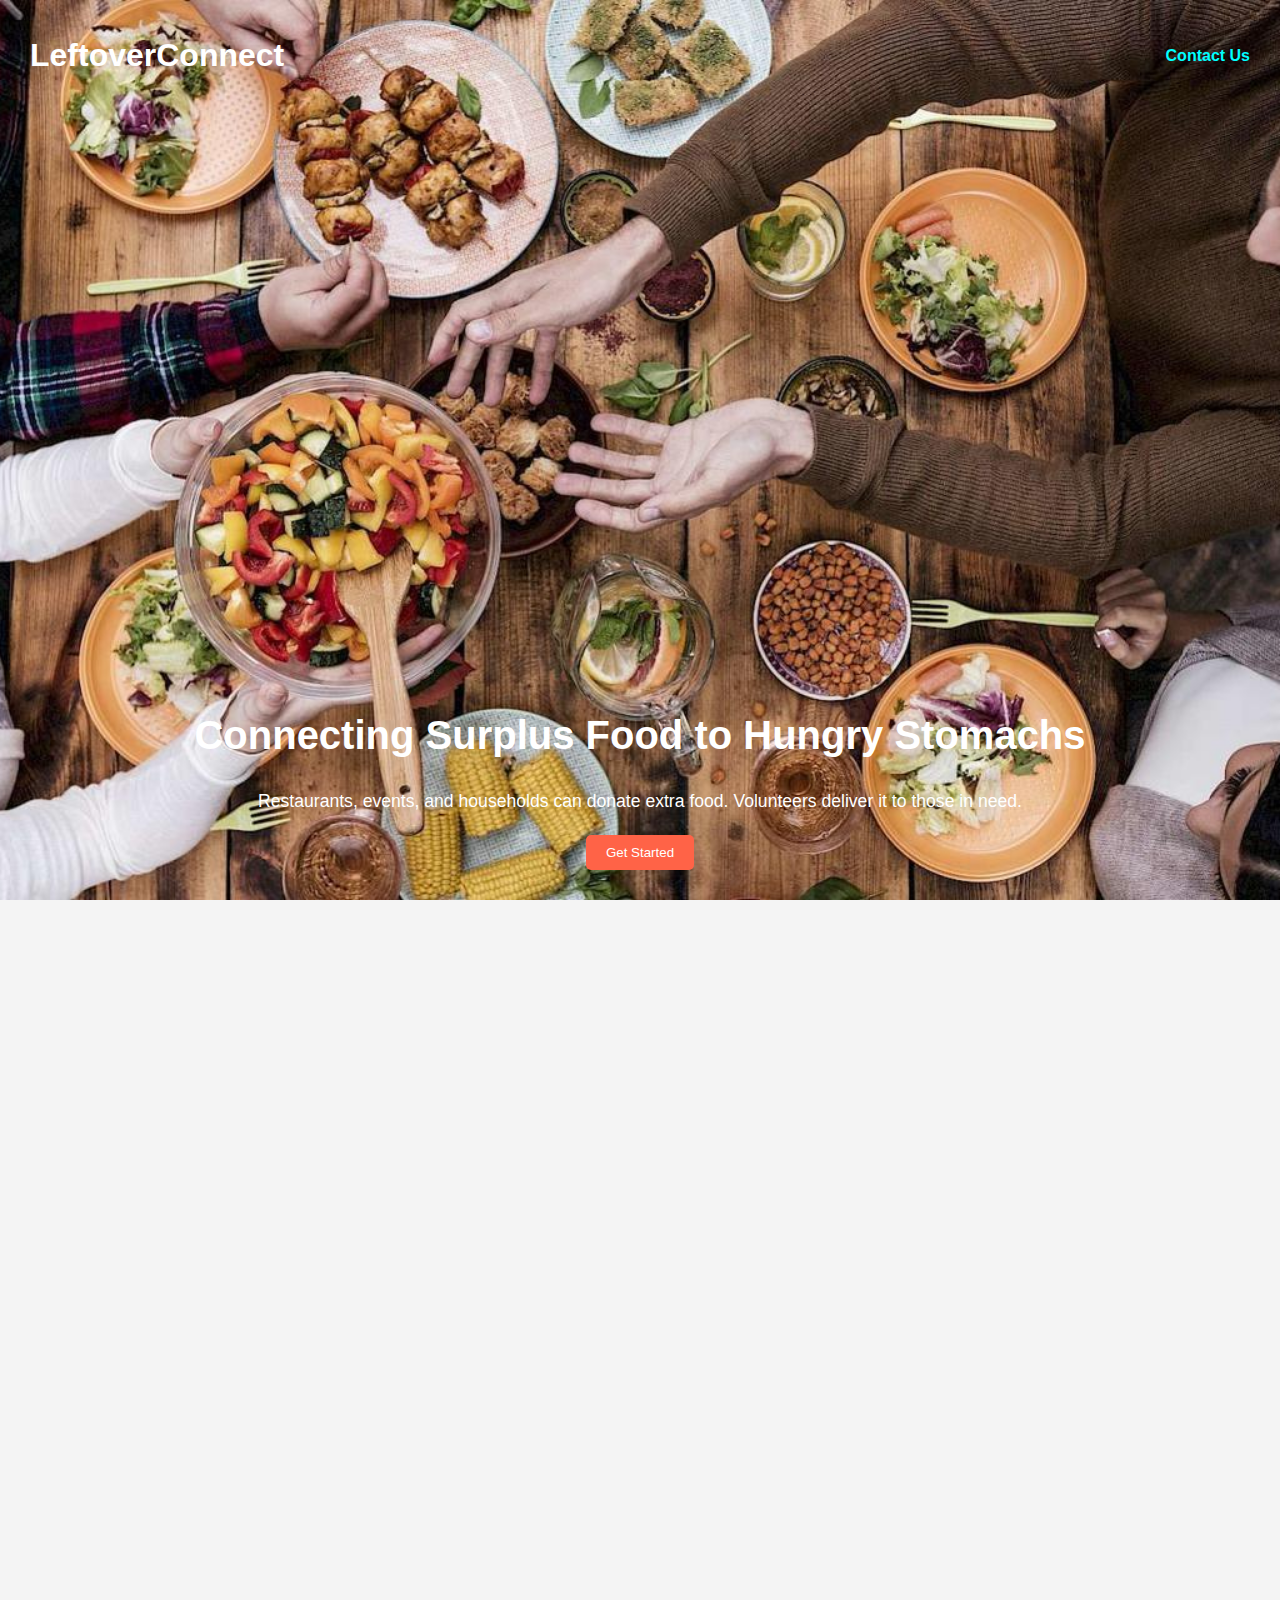
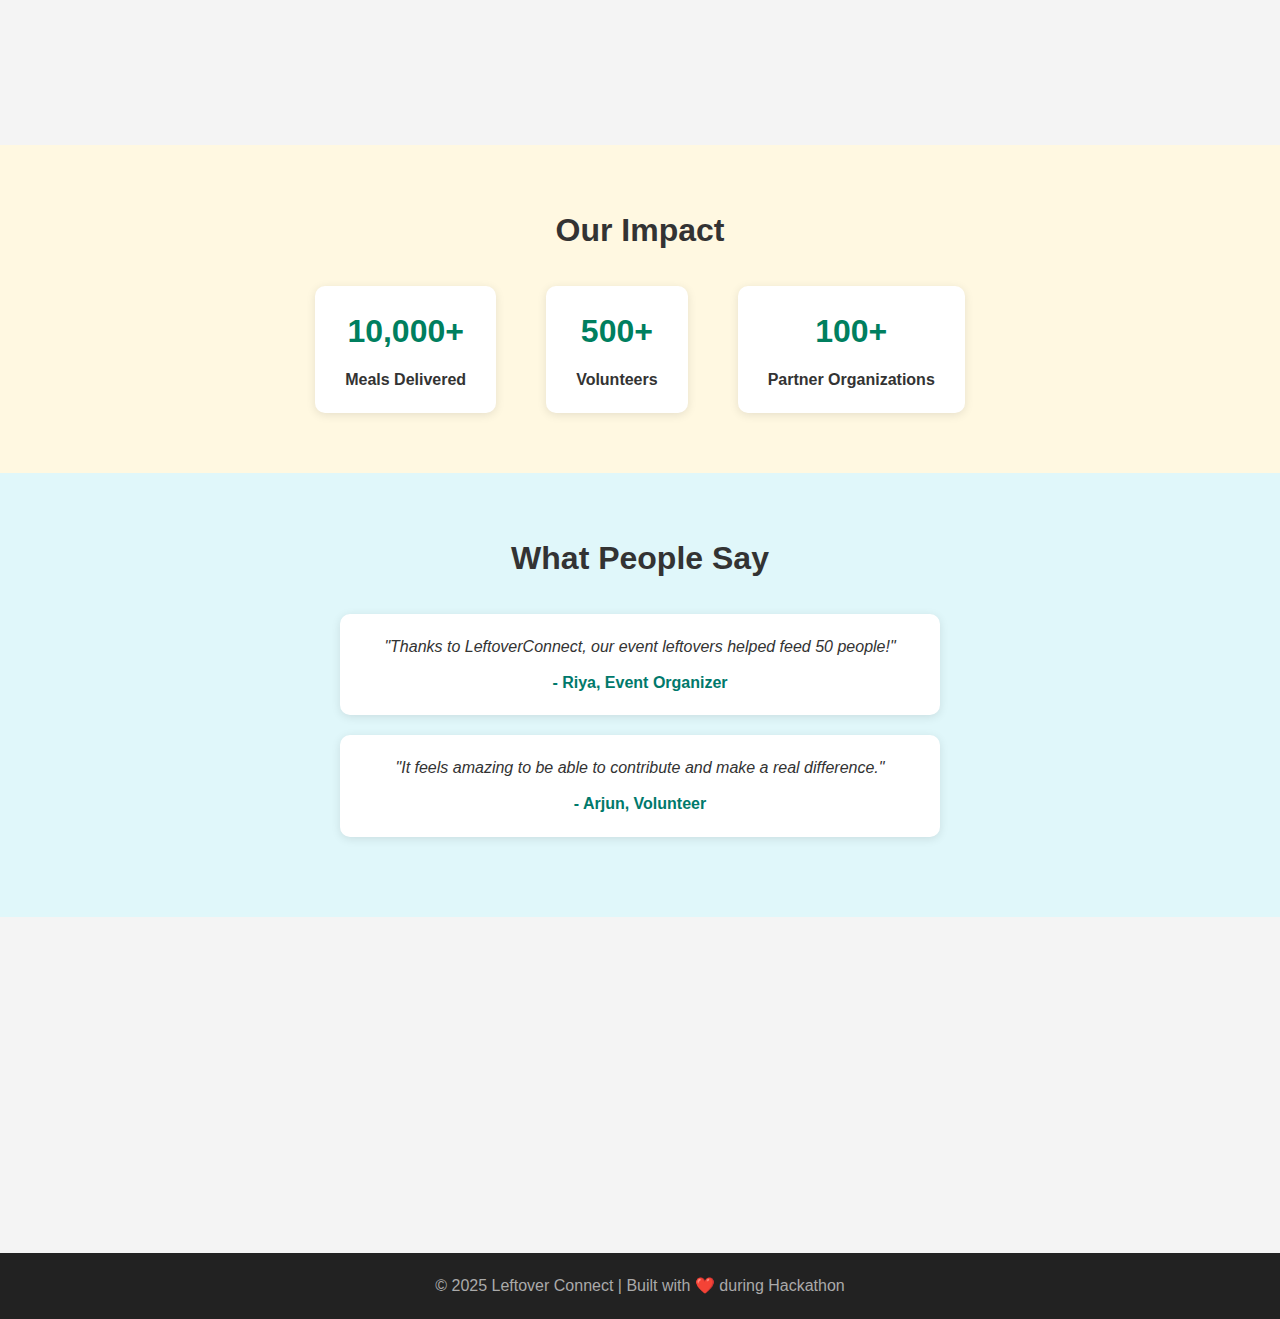
<file: Food Quality and Hunger/Home Page/index.html>
<!DOCTYPE html>
<html lang="en">
<head>
  <meta charset="UTF-8" />
  <meta name="viewport" content="width=device-width, initial-scale=1.0"/>
  <title>Leftover Connect</title>
  <link rel="stylesheet" href="style.css" />
</head>
<body>
  <header class="hero">
    <nav>
      <h1>LeftoverConnect</h1>
      <a href="Feedback Page/feedback.html">Contact Us</a>
    </nav>
    <div class="hero-text">
      <h2>Connecting Surplus Food to Hungry Stomachs</h2>
      <p>Restaurants, events, and households can donate extra food. Volunteers deliver it to those in need.</p>
      <div class="cta">
        <a href="Login and Sign-up Page/login.html"><button>Get Started</button></a>
      </div>
    </div>
  </header>

  <!-- How It Works -->
  <section class="info">
    <div class="text">
      <h3>Step 1: Share Your Surplus</h3>
      <p>Restaurants and households can post leftover food with just a click.</p>
    </div>
    <img src="share-food.jpeg" alt="Share food">
  </section>

  <section class="info reverse">
    <img src="pickup.jpeg" alt="Pickup food">
    <div class="text">
      <h3>Step 2: Verified Volunteers</h3>
      <p>NGOs and verified users pick up food based on location and freshness timer.</p>
    </div>
  </section>

  <section class="info">
    <div class="text">
      <h3>Step 3: Responsible Delivery</h3>
      <p>Food is delivered to shelters, food banks, and those in need — safely and promptly.</p>
    </div>
    <img src="delivery.jpeg" alt="Food delivery">
  </section>

  <!-- Impact Section -->
  <section class="impact">
    <h2>Our Impact</h2>
    <div class="stats">
      <div>
        <h3>10,000+</h3>
        <p>Meals Delivered</p>
      </div>
      <div>
        <h3>500+</h3>
        <p>Volunteers</p>
      </div>
      <div>
        <h3>100+</h3>
        <p>Partner Organizations</p>
      </div>
    </div>
  </section>

  <!-- Testimonials -->
  <section class="testimonials">
    <h2>What People Say</h2>
    <div class="testimonial">
      <p>"Thanks to LeftoverConnect, our event leftovers helped feed 50 people!"</p>
      <span>- Riya, Event Organizer</span>
    </div>
    <div class="testimonial">
      <p>"It feels amazing to be able to contribute and make a real difference."</p>
      <span>- Arjun, Volunteer</span>
    </div>
  </section>

  <!-- FAQ -->
  <section class="faq">
    <h2>FAQs</h2>
    <button class="collapsible">What is Leftover Connect?</button>
    <div class="content">
      <p>A web platform that connects leftover food with people who need it. Simple, safe, effective.</p>
    </div>
    <button class="collapsible">How does pickup work?</button>
    <div class="content">
      <p>Verified users get notified of food nearby. They accept, pick up, and distribute responsibly.</p>
    </div>
    <button class="collapsible">How to become a volunteer?</button>
    <div class="content">
      <p>Just sign up with your email and go through our quick verification process to start helping.</p>
    </div>
  </section>

  <!-- Footer -->
  <footer>
    <p>© 2025 Leftover Connect | Built with ❤️ during Hackathon</p>
  </footer>

  <script src="script.js"></script>
</body>
</html>
</file>
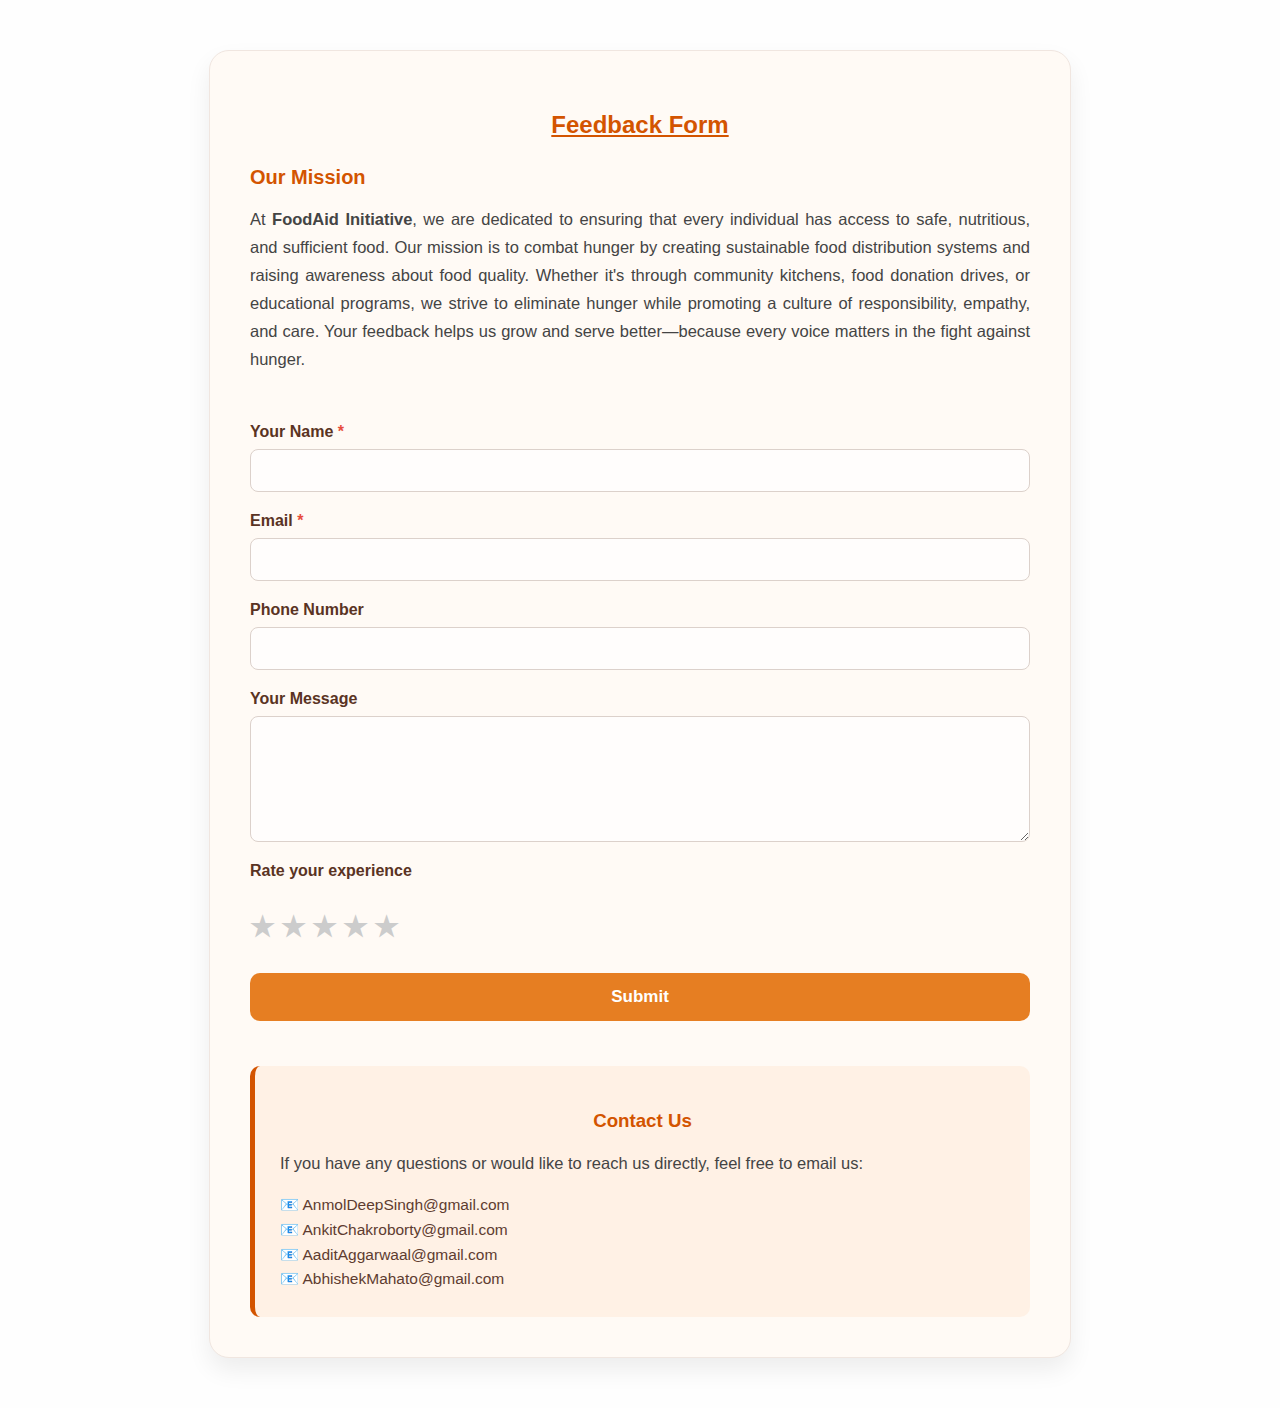
<file: Food Quality and Hunger/Feedback Page/feedback.html>
<!DOCTYPE html>
<html lang="en">
<head>
  <meta charset="UTF-8">
  <title>Feedback - Food Quality & Hunger</title>
  <style>
    body {
      font-family: 'Segoe UI', sans-serif;
      margin: 0;
      padding: 0;
      background: #fefefe;
      color: #2e2e2e;
    }
  
    .container {
      max-width: 780px;
      margin: 50px auto;
      padding: 40px;
      background: #fffaf5;
      border-radius: 20px;
      box-shadow: 0 12px 24px rgba(0, 0, 0, 0.07);
      border: 1px solid #f0e6e0;
      animation: slideIn 0.8s ease-in-out;
    }
  
    @keyframes slideIn {
      from { opacity: 0; transform: translateY(20px); }
      to { opacity: 1; transform: translateY(0); }
    }
  
    h2, h3 {
      color: #d35400;
      text-align: center;
      margin-bottom: 12px;
    }
    h4{
                font-size: 20px;
                color: #d35400;
                text-align: left;
                margin-bottom: 10px;
        }
  
    p {
      text-align: justify;
      font-size: 16.5px;
      line-height: 1.7;
      color: #444;
    }
  
    form {
      display: flex;
      flex-direction: column;
    }
  
    label {
      margin-top: 20px;
      font-weight: bold;
      color: #5a3323;
    }
  
    label span {
      color: #e74c3c;
    }
  
    input, textarea, select {
      padding: 12px 14px;
      margin-top: 8px;
      border-radius: 8px;
      border: 1px solid #dcd1cb;
      font-size: 15px;
      background: #fffdfc;
      transition: all 0.3s ease;
    }
  
    input:focus, textarea:focus {
      border-color: #d35400;
      outline: none;
      box-shadow: 0 0 5px rgba(211, 84, 0, 0.2);
    }
  
    textarea {
      resize: vertical;
      min-height: 100px;
    }
  
    button {
      margin-top: 30px;
      padding: 14px;
      background-color: #e67e22;
      color: white;
      font-size: 17px;
      font-weight: bold;
      border: none;
      border-radius: 10px;
      cursor: pointer;
      transition: background-color 0.3s ease;
    }
  
    button:hover {
      background-color: #ca6110;
    }
  
    .contact-info {
      margin-top: 45px;
      background: #fff1e5;
      padding: 25px;
      border-left: 5px solid #d35400;
      border-radius: 10px;
    }
  
    .email-list {
      margin-top: 10px;
      font-size: 15.5px;
      line-height: 1.6;
      color: #5e3c30;
    }
  
    .email-list span {
      display: block;
    }
  
    .rating {
      direction: ltr;
      display: flex;
      gap: 6px;
      margin-top: 10px;
    }
  
    .rating input {
      display: none;
    }
  
    .rating label {
      font-size: 28px;
      color: #ccc;
      cursor: pointer;
      transition: color 0.2s ease, transform 0.2s;
    }
  
    .rating input:checked ~ label,
    .rating input:hover ~ label,
    .rating label:hover,
    .rating label:hover ~ label {
      color: #f4c542;
      transform: scale(1.1);
    }
  
    @media (max-width: 600px) {
      .container {
        padding: 25px;
        margin: 20px;
      }
  
      button {
        font-size: 15px;
      }
    }
  </style>
  
</head>
<body>
  <div class="container">
    <h2><u><b>Feedback Form</b></u></h2>
    <h4>Our Mission</h4>
    <div style="margin-bottom: 30px;">
      
      <p>
        At <strong>FoodAid Initiative</strong>, we are dedicated to ensuring that every individual has access to safe, nutritious, and sufficient food. 
        Our mission is to combat hunger by creating sustainable food distribution systems and raising awareness about food quality. Whether it's through 
        community kitchens, food donation drives, or educational programs, we strive to eliminate hunger while promoting a culture of responsibility, empathy, 
        and care. Your feedback helps us grow and serve better—because every voice matters in the fight against hunger.
      </p>
    </div>
    <form action="submit_form.php" method="post">
      <label>Your Name <span>*</span></label>
      <input type="text" name="name" required />
    
      <label>Email <span>*</span></label>
      <input type="email" name="email" required />
    
      <label>Phone Number</label>
      <input type="text" name="phone" />
    
      <label>Your Message</label>
      <textarea name="message"></textarea>
    
      <label>Rate your experience</label>
      <div class="rating">
        <input type="radio" name="rating" id="star5" value="5"><label for="star5">★</label>
        <input type="radio" name="rating" id="star4" value="4"><label for="star4">★</label>
        <input type="radio" name="rating" id="star3" value="3"><label for="star3">★</label>
        <input type="radio" name="rating" id="star2" value="2"><label for="star2">★</label>
        <input type="radio" name="rating" id="star1" value="1"><label for="star1">★</label>
      </div>
    
      <button type="submit">Submit</button>
    </form>
    
    <div class="contact-info">
      <h3>Contact Us</h3>
      <p>If you have any questions or would like to reach us directly, feel free to email us:</p>
      <div class="email-list">
        <span>📧 AnmolDeepSingh@gmail.com</span>
        <span>📧 AnkitChakroborty@gmail.com</span>
        <span>📧 AaditAggarwaal@gmail.com</span>
        <span>📧 AbhishekMahato@gmail.com</span>
      </div>
    </div>
  </div>
</body>
</html>
</file>
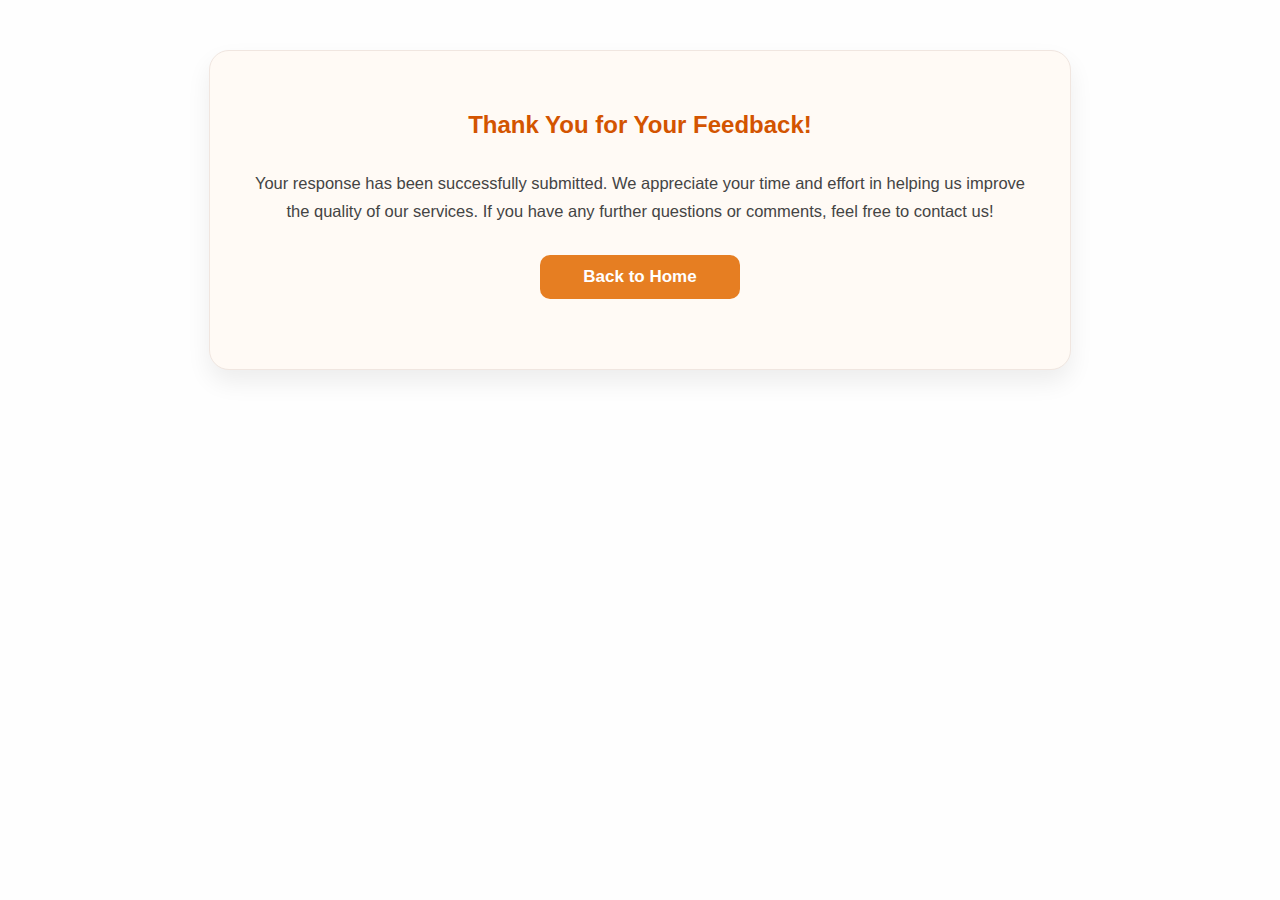
<file: Food Quality and Hunger/Feedback Page/thank_youpage.html>
<!DOCTYPE html>
<html lang="en">
<head>
  <meta charset="UTF-8">
  <title>Thank You for Your Feedback</title>
  <style>
    body {
      font-family: 'Segoe UI', sans-serif;
      margin: 0;
      padding: 0;
      background: #fefefe;
      color: #2e2e2e;
    }

    .container {
      max-width: 780px;
      margin: 50px auto;
      padding: 40px;
      background: #fffaf5;
      border-radius: 20px;
      box-shadow: 0 12px 24px rgba(0, 0, 0, 0.07);
      border: 1px solid #f0e6e0;
      animation: slideIn 0.8s ease-in-out;
    }

    @keyframes slideIn {
      from { opacity: 0; transform: translateY(20px); }
      to { opacity: 1; transform: translateY(0); }
    }

    h2 {
      color: #d35400;
      text-align: center;
      margin-bottom: 12px;
    }

    p {
      text-align: center;
      font-size: 16.5px;
      line-height: 1.7;
      color: #444;
      margin-top: 30px;
    }

    .back-btn {
      display: block;
      width: 200px;
      margin: 30px auto;
      padding: 12px;
      background-color: #e67e22;
      color: white;
      font-size: 17px;
      font-weight: bold;
      border: none;
      border-radius: 10px;
      cursor: pointer;
      text-align: center;
      transition: background-color 0.3s ease;
    }

    .back-btn:hover {
      background-color: #ca6110;
    }
  </style>
</head>
<body>
  <div class="container">
    <h2>Thank You for Your Feedback!</h2>
    <p>Your response has been successfully submitted. We appreciate your time and effort in helping us improve the quality of our services. If you have any further questions or comments, feel free to contact us!</p>
    
    <button class="back-btn" onclick="window.location.href='index.html'">Back to Home</button>
  </div>
</body>
</html>
</file>
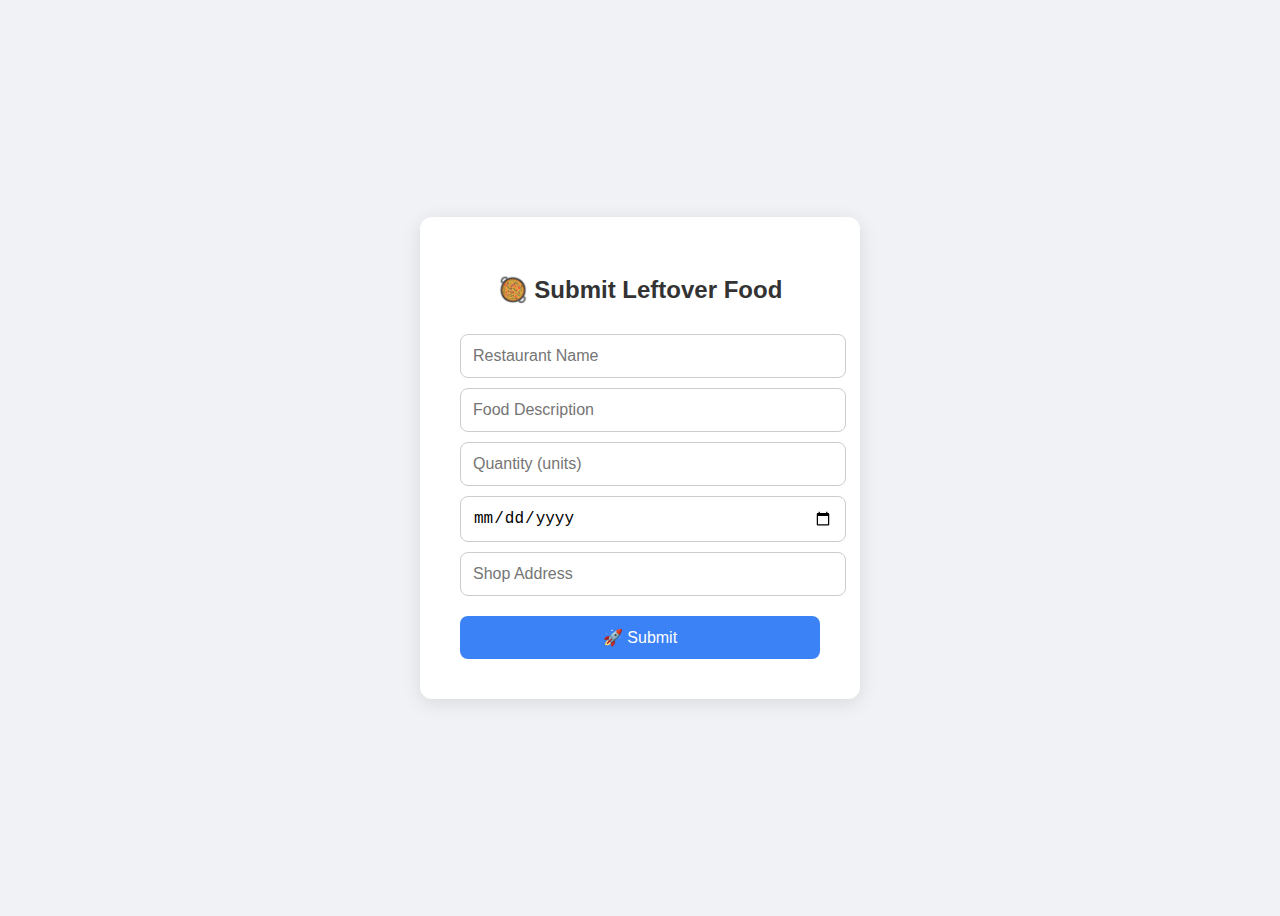
<file: Food Quality and Hunger/Posting Page/submit_restaurant.html>
<!DOCTYPE html>
<html>
<head>
  <title>Submit Food</title>
  <style>
    body {
      font-family: 'Segoe UI', sans-serif;
      background-color: #f0f2f5;
      display: flex;
      justify-content: center;
      align-items: center;
      height: 100vh;
    }

    .form-container {
      background-color: white;
      padding: 40px;
      border-radius: 12px;
      box-shadow: 0 4px 20px rgba(0, 0, 0, 0.1);
      width: 360px;
      animation: popIn 0.6s ease;
    }

    h2 {
      text-align: center;
      color: #333;
      margin-bottom: 20px;
    }

    input, button {
      width: 100%;
      padding: 12px;
      margin-top: 10px;
      border-radius: 8px;
      border: 1px solid #ccc;
      font-size: 16px;
    }

    button {
      background-color: #3b82f6;
      color: white;
      border: none;
      margin-top: 20px;
      cursor: pointer;
      transition: background 0.3s;
    }

    button:hover {
      background-color: #2563eb;
    }

    @keyframes popIn {
      0% {
        transform: scale(0.9);
        opacity: 0;
      }
      100% {
        transform: scale(1);
        opacity: 1;
      }
    }
  </style>
</head>
<body>

<div class="form-container">
  <h2>🥘 Submit Leftover Food</h2>
  <form id="form">
    <input type="text" id="name" placeholder="Restaurant Name" required>
    <input type="text" id="food" placeholder="Food Description" required>
    <input type="number" id="quantity" placeholder="Quantity (units)" required>
    <input type="date" id="expiry" required>
    <input type="text" id="address" placeholder="Shop Address" required>
    <button type="submit">🚀 Submit</button>
  </form>
</div>

<script>
  const apiKey = "pk.a2bc8f0c2c97d7e8e1048a4f221b47be";

  document.getElementById('form').addEventListener('submit', async function(e) {
    e.preventDefault();

    const address = document.getElementById('address').value;

    try {
      const geoRes = await fetch(`https://us1.locationiq.com/v1/search.php?key=${apiKey}&q=${encodeURIComponent(address)}&format=json`);
      const geoData = await geoRes.json();

      if (!geoData[0]) {
        alert("Location not found.");
        return;
      }

      const lat = geoData[0].lat;
      const lon = geoData[0].lon;

      const formData = new FormData();
      formData.append('name', document.getElementById('name').value);
      formData.append('food', document.getElementById('food').value);
      formData.append('quantity', document.getElementById('quantity').value);
      formData.append('expiry', document.getElementById('expiry').value);
      formData.append('latitude', lat);
      formData.append('longitude', lon);

      const response = await fetch('http://localhost/Food Quality and Hunger/Posting Page/submit_restaurant.php', {
        method: 'POST',
        body: formData
      });

      const result = await response.text();
      alert(result);
      document.getElementById('form').reset();
    } catch (err) {
      alert("Submission failed.");
      console.error(err);
    }
  });
</script>

</body>
</html>
</file>
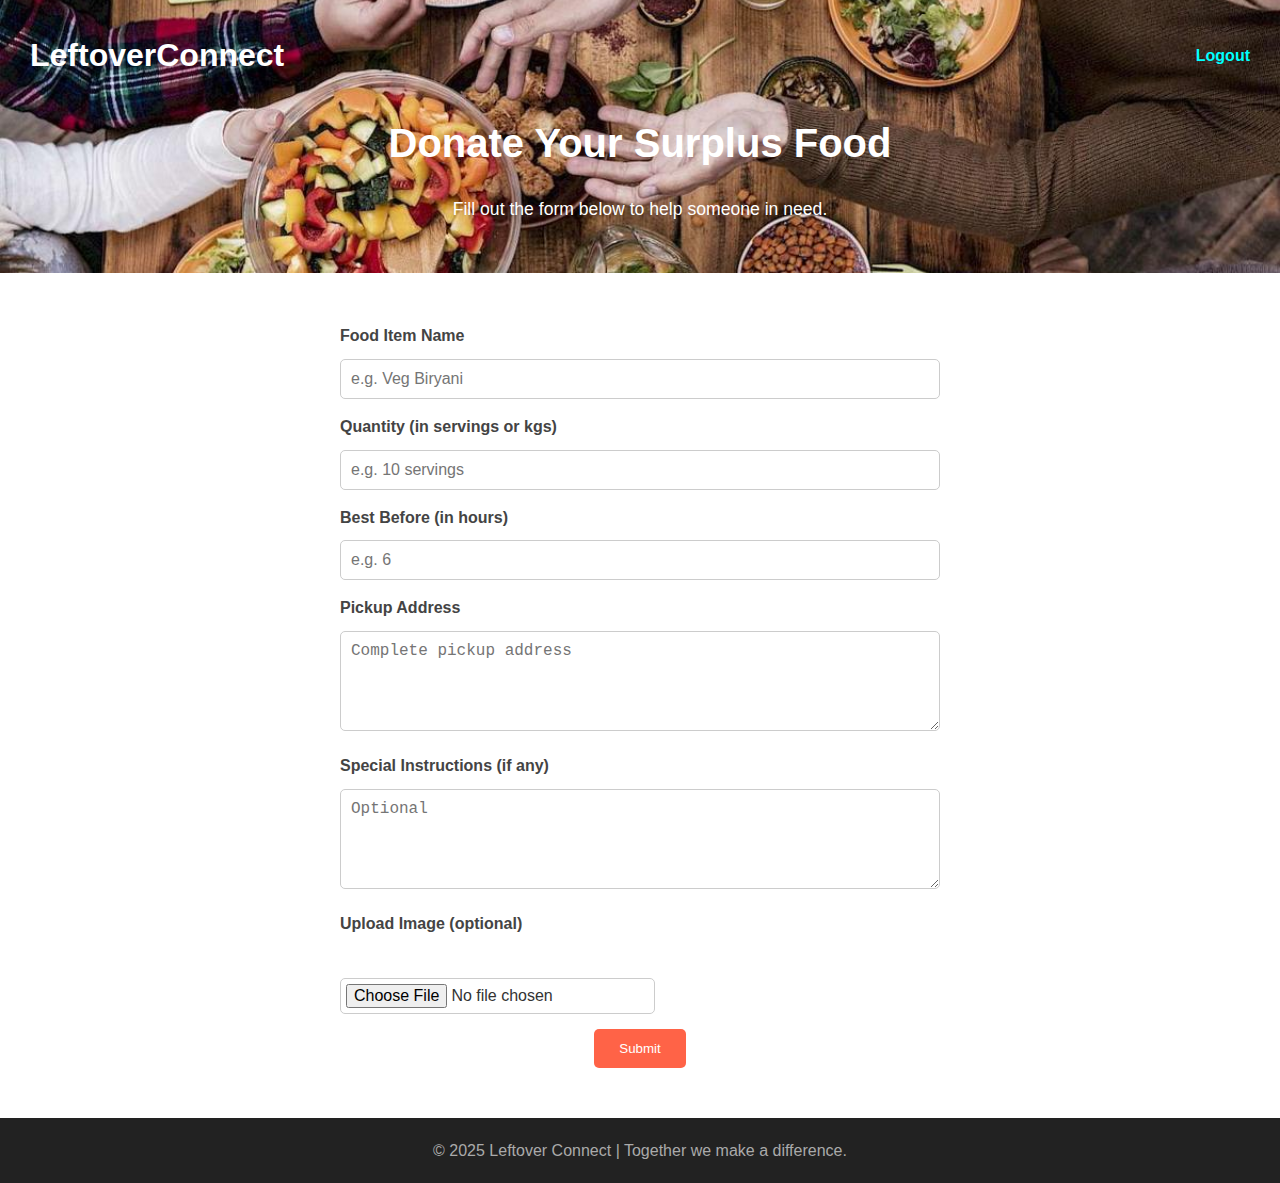
<file: Food Quality and Hunger/Home Page/Login and Sign-up Page/donor.html>
<!DOCTYPE html>
<html lang="en">
<head>
  <meta charset="UTF-8" />
  <meta name="viewport" content="width=device-width, initial-scale=1.0"/>
  <title>Donate Food - Leftover Connect</title>
  <link rel="stylesheet" href="donor.css" />
</head>
<body>
  <header class="hero" style="height: auto; background: url('bg.jpg') center/cover no-repeat;">
    <nav>
      <h1>LeftoverConnect</h1>
      <a href="#">Logout</a>
    </nav>
    <div class="hero-text" style="margin-top: 30px;">
      <h2>Donate Your Surplus Food</h2>
      <p>Fill out the form below to help someone in need.</p>
    </div>
  </header>

  <section class="info" style="background: #fff; flex-direction: column; text-align: center;">
    <form style="max-width: 600px; width: 100%; margin: 0 auto;">
      <div style="margin-bottom: 15px; text-align: left;">
        <label>Food Item Name</label>
        <input type="text" placeholder="e.g. Veg Biryani" required style="width: 100%; padding: 10px; margin-top: 5px;">
      </div>

      <div style="margin-bottom: 15px; text-align: left;">
        <label>Quantity (in servings or kgs)</label>
        <input type="text" placeholder="e.g. 10 servings" required style="width: 100%; padding: 10px; margin-top: 5px;">
      </div>

      <div style="margin-bottom: 15px; text-align: left;">
        <label>Best Before (in hours)</label>
        <input type="number" placeholder="e.g. 6" required style="width: 100%; padding: 10px; margin-top: 5px;">
      </div>

      <div style="margin-bottom: 15px; text-align: left;">
        <label>Pickup Address</label>
        <textarea placeholder="Complete pickup address" required style="width: 100%; padding: 10px; margin-top: 5px;"></textarea>
      </div>

      <div style="margin-bottom: 15px; text-align: left;">
        <label>Special Instructions (if any)</label>
        <textarea placeholder="Optional" style="width: 100%; padding: 10px; margin-top: 5px;"></textarea>
      </div>

      <div style="margin-bottom: 15px; text-align: left;">
        <label>Upload Image (optional)</label><br/>
        <input type="file" accept="image/*" style="margin-top: 10px;">
      </div>

      <button type="submit" style="background-color: tomato; color: white; padding: 12px 25px; border: none; border-radius: 5px; cursor: pointer;">
        Submit
      </button>
    </form>
  </section>

  <footer>
    <p>© 2025 Leftover Connect | Together we make a difference.</p>
  </footer>
</body>
</html>
</file>
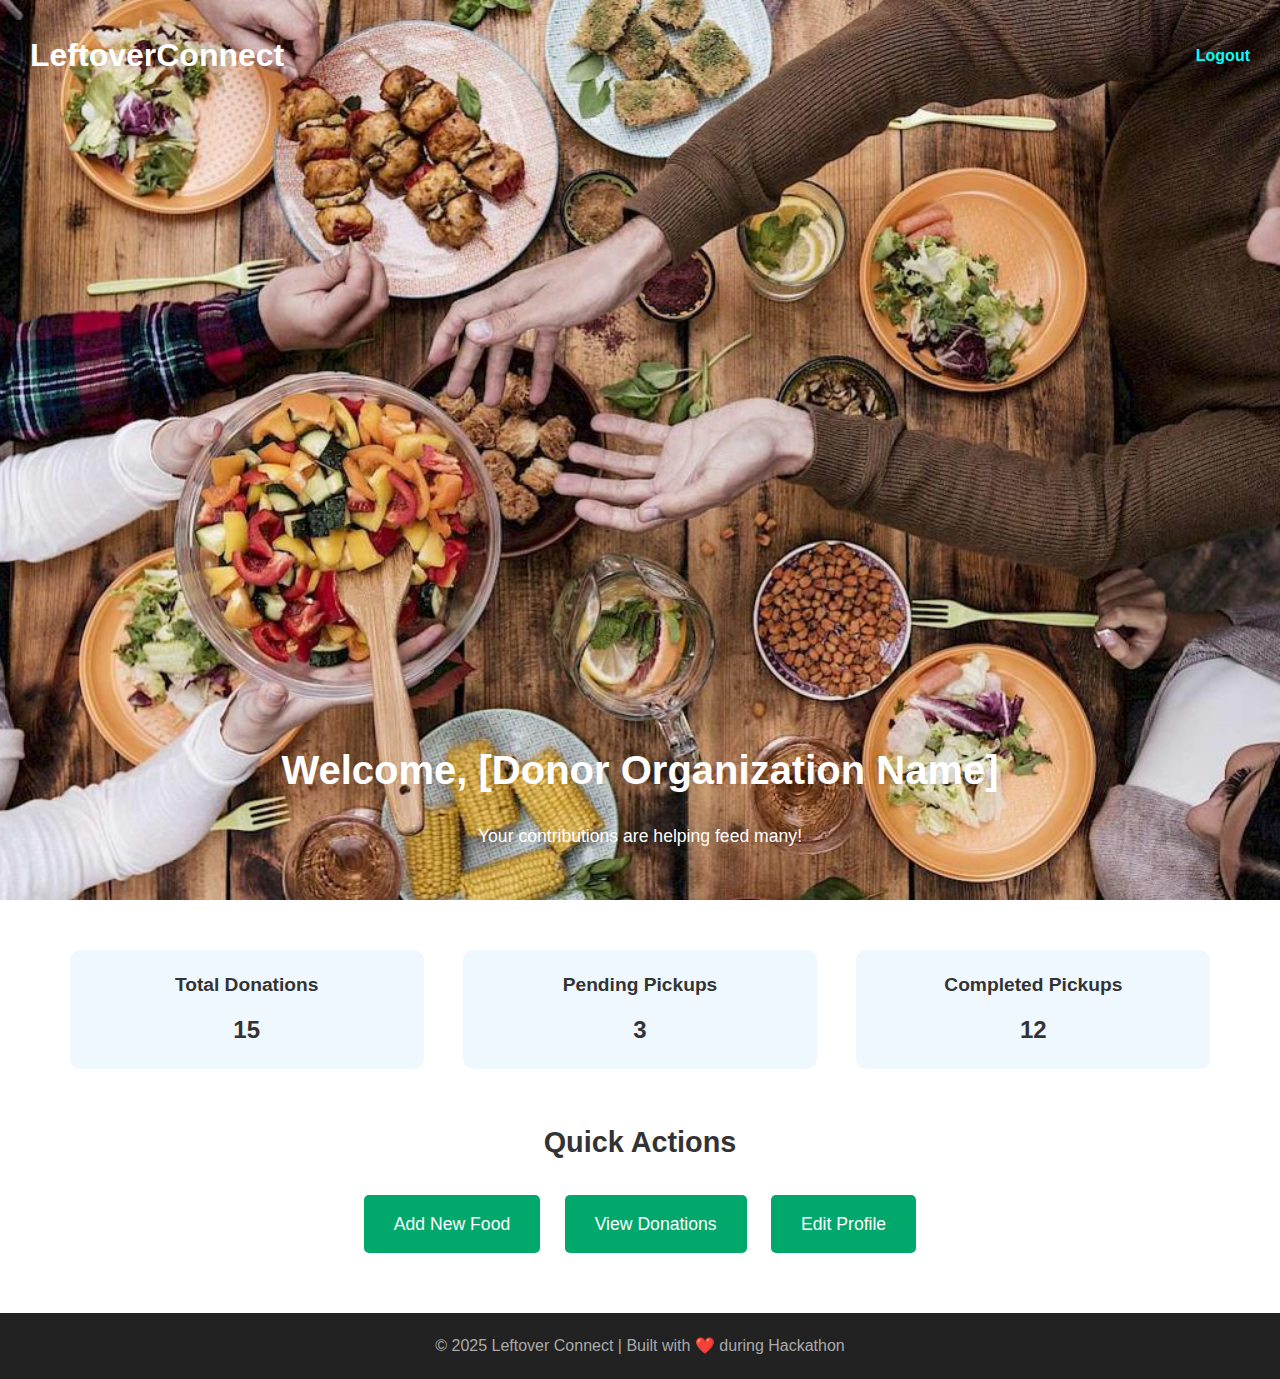
<file: Food Quality and Hunger/Home Page/Login and Sign-up Page/donordash.html>
<!DOCTYPE html>
<html lang="en">
<head>
  <meta charset="UTF-8" />
  <meta name="viewport" content="width=device-width, initial-scale=1.0"/>
  <title>Donor Dashboard | Leftover Connect</title>
  <link rel="stylesheet" href="donordash.css" />
</head>
<body>
  <header class="hero">
    <nav>
      <h1>LeftoverConnect</h1>
      <a href="#">Logout</a>
    </nav>
    <div class="hero-text">
      <h2>Welcome, [Donor Organization Name]</h2>
      <p>Your contributions are helping feed many!</p>
    </div>
  </header>

  <section class="dashboard">
    <div class="stats">
      <div class="stat">
        <h3>Total Donations</h3>
        <p>15</p>
      </div>
      <div class="stat">
        <h3>Pending Pickups</h3>
        <p>3</p>
      </div>
      <div class="stat">
        <h3>Completed Pickups</h3>
        <p>12</p>
      </div>
    </div>

    <div class="actions">
      <h3>Quick Actions</h3>
      <a href="donor.html" class="action-btn">Add New Food</a>
      <a href="view-donations.html" class="action-btn">View Donations</a>
      <a href="edit-profile.html" class="action-btn">Edit Profile</a>
    </div>
  </section>

  <footer>
    <p>© 2025 Leftover Connect | Built with ❤️ during Hackathon</p>
  </footer>

</body>
</html>
</file>
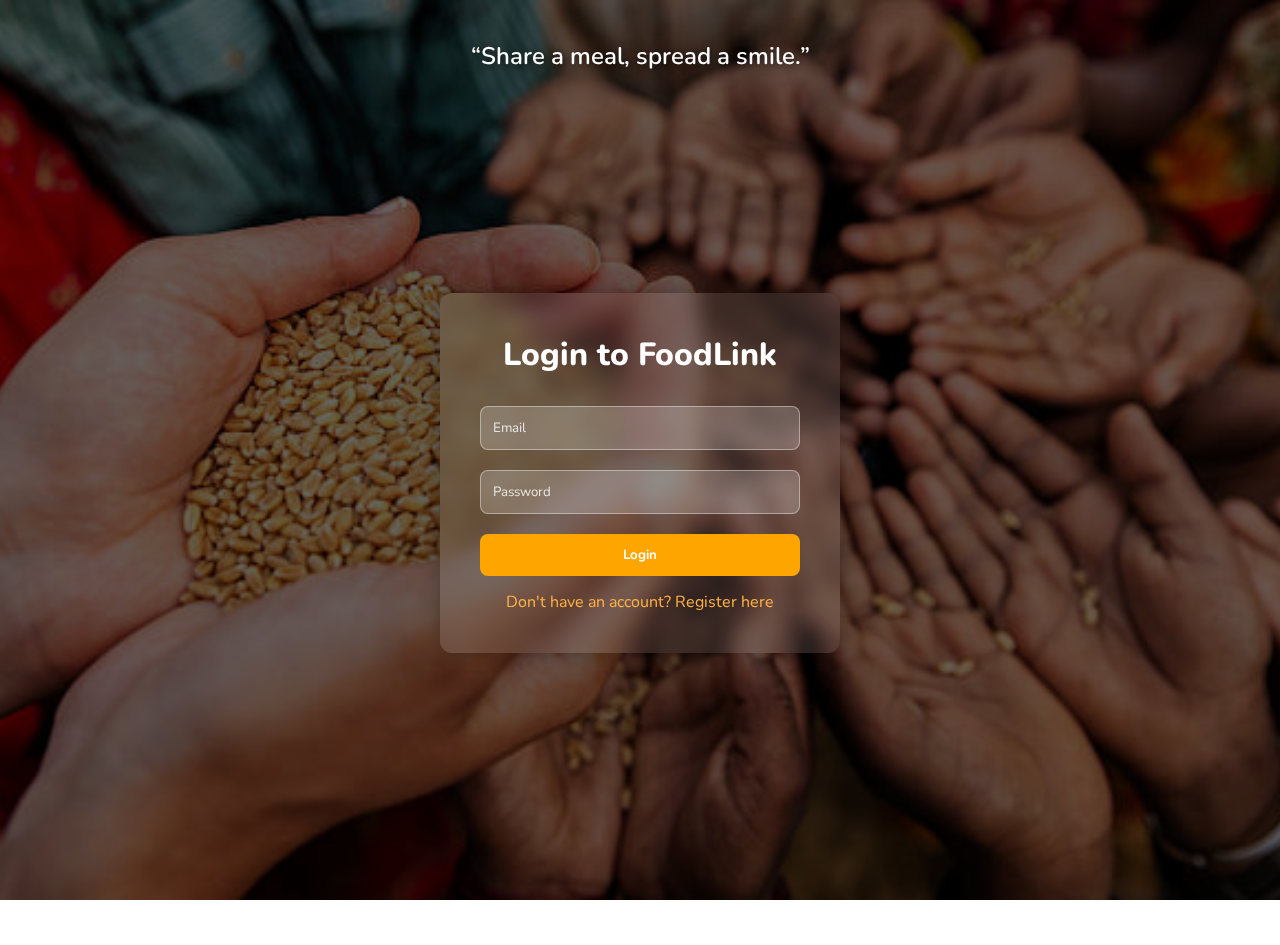
<file: Food Quality and Hunger/Home Page/Login and Sign-up Page/login.html>
<!DOCTYPE html>
<html lang="en">
<head>
  <meta charset="UTF-8">
  <title>FoodLink – Login / Register</title>
  <link href="https://fonts.googleapis.com/css2?family=Nunito:wght@300;600;800&display=swap" rel="stylesheet">
  <link rel="stylesheet" href="homestyle.css">
  
</head>
<body>

  <!-- Background slideshow -->
  <div class="background">
    <img src="images/bg1.jpg" class="active">
    <img src="images/bg2.jpg">
    <img src="images/bg3.jpg">
  </div>

  <!-- Overlay -->
  <div class="overlay"></div>

  <!-- Quote -->
  <div class="quote">“Share a meal, spread a smile.”</div>

  <!-- Form -->
  <div class="form-container">
    <div class="form-box">
      <h2 id="formTitle">Login to FoodLink</h2>
      <form id="authForm" method="POST" action="login.php" novalidate>
        <input type="email" name="email" placeholder="Email" required>
        <input type="password" name="password" placeholder="Password" required>
        
        <div id="roleSelect" class="hidden">
          <select name="role" id="roleDropdown" required>
            <option value="">-- Select Role --</option>
            <option value="donor">Donor</option>
            <option value="recipient">Recipient</option>
            <option value="volunteer">Volunteer</option>
          </select>

          <div id="extraFields" class="hidden">
            <!-- Donor/Recipient Fields -->
            <div id="donorRecipientFields">
              <input type="text" name="location" placeholder="Location">
              <input type="text" name="organisation" placeholder="Organisation Name">
              <input type="text" name="address" placeholder="Address">
              <input type="text" name="mobile" placeholder="Mobile Number">
            </div>

            <!-- Volunteer Fields -->
            <div id="volunteerFields" class="hidden">
              <input type="text" name="full_name" placeholder="Full Name">
              <input type="text" name="occupation" placeholder="Occupation">
              <input type="text" name="volunteer_mobile" placeholder="Mobile Number">
            </div>
          </div>
        </div>

        <button type="submit" id="submitBtn">Login</button>
      </form>
      <div class="toggle-link" onclick="toggleForm()">Don't have an account? Register here</div>
    </div>
  </div>

  <script>
    const images = document.querySelectorAll(".background img");
    let current = 0;
    setInterval(() => {
      images[current].classList.remove("active");
      current = (current + 1) % images.length;
      images[current].classList.add("active");
    }, 4000);

    let isRegister = false;

    function toggleForm() {
      const formTitle = document.getElementById("formTitle");
      const roleSelect = document.getElementById("roleSelect");
      const form = document.getElementById("authForm");
      const submitBtn = document.getElementById("submitBtn");
      const toggle = document.querySelector(".toggle-link");

      if (!isRegister) {
        formTitle.textContent = "Register to FoodLink";
        form.action = "register.php";
        roleSelect.classList.remove("hidden");
        submitBtn.textContent = "Register";
        toggle.textContent = "Already have an account? Login here";
      } else {
        formTitle.textContent = "Login to FoodLink";
        form.action = "login.php";
        roleSelect.classList.add("hidden");
        submitBtn.textContent = "Login";
        toggle.textContent = "Don't have an account? Register here";
      }

      isRegister = !isRegister;
    }

    document.getElementById("roleDropdown").addEventListener("change", function () {
      const extraFields = document.getElementById("extraFields");
      const volunteerFields = document.getElementById("volunteerFields");
      const donorRecipientFields = document.getElementById("donorRecipientFields");

      const role = this.value;

      if (role === "volunteer") {
        extraFields.classList.remove("hidden");
        volunteerFields.classList.remove("hidden");
        donorRecipientFields.classList.add("hidden");
      } else if (role === "donor" || role === "recipient") {
        extraFields.classList.remove("hidden");
        donorRecipientFields.classList.remove("hidden");
        volunteerFields.classList.add("hidden");
      } else {
        extraFields.classList.add("hidden");
        donorRecipientFields.classList.add("hidden");
        volunteerFields.classList.add("hidden");
      }
    });
  </script>
</body>
</html>
</file>
<file: Food Quality and Hunger/Home Page/style.css>
* {
    margin: 0;
    padding: 0;
    box-sizing: border-box;
  }
  
  body {
    font-family: 'Segoe UI', sans-serif;
    line-height: 1.6;
    background-color: #f4f4f4;
    color: #333;
  }
  
  .hero {
    background: url('bg.jpg') center/cover no-repeat;
    height: 100vh;
    color: white;
    text-align: center;
    display: flex;
    flex-direction: column;
    justify-content: space-between;
    padding: 30px;
  }
  
  nav {
    display: flex;
    justify-content: space-between;
    align-items: center;
  }
  
  nav a {
    color: #00ffff;
    text-decoration: none;
    font-weight: bold;
  }
  
  .hero-text {
    margin-top: 100px;
  }
  
  .hero-text h2 {
    font-size: 2.5rem;
  }
  
  .hero-text p {
    font-size: 1.1rem;
    margin: 20px 0;
  }
  
  .cta {
    margin-top: 20px;
  }
  
  .hero-text input {
    padding: 10px;
    width: 250px;
    margin-right: 10px;
    border: none;
    border-radius: 5px;
  }
  
  .hero-text button {
    padding: 10px 20px;
    background-color: tomato;
    color: white;
    border: none;
    border-radius: 5px;
    cursor: pointer;
  }
  
  .info {
    display: flex;
    align-items: center;
    justify-content: space-around;
    padding: 50px;
    background: white;
  }
  
  .info.reverse {
    flex-direction: row-reverse;
  }
  
  .info img {
    max-width: 400px;
    border-radius: 10px;
    box-shadow: 0 4px 8px rgba(0,0,0,0.1);
  }
  
  .text {
    max-width: 500px;
  }
  
  .impact {
    background: #fff8e1;
    padding: 60px 30px;
    text-align: center;
  }
  
  .impact h2 {
    font-size: 2rem;
    margin-bottom: 30px;
  }
  
  .stats {
    display: flex;
    justify-content: center;
    gap: 50px;
  }
  
  .stats div {
    background: #fff;
    padding: 20px 30px;
    border-radius: 10px;
    box-shadow: 0 2px 10px rgba(0,0,0,0.1);
  }
  
  .stats h3 {
    font-size: 2rem;
    color: #007f5f;
  }
  
  .stats p {
    margin-top: 10px;
    font-weight: bold;
  }
  
  .testimonials {
    background: #e0f7fa;
    padding: 60px 30px;
    text-align: center;
  }
  
  .testimonials h2 {
    margin-bottom: 30px;
    font-size: 2rem;
  }
  
  .testimonial {
    max-width: 600px;
    margin: 20px auto;
    background: white;
    padding: 20px 30px;
    border-radius: 10px;
    box-shadow: 0 2px 10px rgba(0,0,0,0.1);
  }
  
  .testimonial p {
    font-style: italic;
  }
  
  .testimonial span {
    display: block;
    margin-top: 10px;
    font-weight: bold;
    color: #00796b;
  }
  
  .faq {
    background: #e9f5e9;
    padding: 50px;
    text-align: center;
  }
  
  
  .info, .faq {
    opacity: 0;
    transform: translateY(40px);
    transition: all 0.8s ease-out;
  }
  
  .info.visible, .faq.visible {
    opacity: 1;
    transform: translateY(0);
  }
  
  /* === Button Animation === */
  .hero-text button:hover {
    transform: scale(1.05);
    box-shadow: 0 5px 15px rgba(0,0,0,0.3);
  }
  
  /* === Input Glow on Focus === */
  .hero-text input:focus {
    outline: none;
    border: 2px solid #00a86b;
    box-shadow: 0 0 8px #00a86b;
  }
  
  /* === Image Zoom on Hover === */
  .info img {
    transition: transform 0.4s ease;
  }
  
  .info img:hover {
    transform: scale(1.05);
  }

  .collapsible {
    background-color: #00a86b;
    color: white;
    cursor: pointer;
    padding: 15px;
    width: 100%;
    border: none;
    margin-top: 10px;
    text-align: left;
    outline: none;
    font-size: 1.1rem;
    border-radius: 5px;
    transition: background-color 0.3s ease;
  }
  
  .collapsible:hover {
    background-color: #008e5b;
  }
  
  .content {
    padding: 0 15px;
    max-height: 0;
    overflow: hidden;
    transition: all 0.4s ease;
    background-color: #f0fff0;
    border-radius: 5px;
    margin-top: 5px;
  }
  
  
  footer {
    text-align: center;
    padding: 20px;
    background: #222;
    color: #aaa;
  }
</file>
<file: Food Quality and Hunger/Home Page/Login and Sign-up Page/donor.css>
* {
    margin: 0;
    padding: 0;
    box-sizing: border-box;
  }
  
  body {
    font-family: 'Segoe UI', sans-serif;
    line-height: 1.6;
    background-color: #f4f4f4;
    color: #333;
  }
  
  .hero {
    background: url('bg.jpg') center/cover no-repeat;
    height: 100vh;
    color: white;
    text-align: center;
    display: flex;
    flex-direction: column;
    justify-content: space-between;
    padding: 30px;
  }
  
  nav {
    display: flex;
    justify-content: space-between;
    align-items: center;
  }
  
  nav a {
    color: #00ffff;
    text-decoration: none;
    font-weight: bold;
  }
  
  .hero-text {
    margin-top: 100px;
  }
  
  .hero-text h2 {
    font-size: 2.5rem;
  }
  
  .hero-text p {
    font-size: 1.1rem;
    margin: 20px 0;
  }
  
  .hero-text input {
    padding: 10px;
    width: 250px;
    margin-right: 10px;
    border: none;
    border-radius: 5px;
  }
  
  .hero-text button {
    padding: 10px 20px;
    background-color: tomato;
    color: white;
    border: none;
    border-radius: 5px;
    cursor: pointer;
  }
  
  .info {
    display: flex;
    align-items: center;
    justify-content: space-around;
    padding: 50px;
    background: white;
  }
  
  .info.reverse {
    flex-direction: row-reverse;
  }
  
  .info img {
    max-width: 400px;
    border-radius: 10px;
  }
  
  .text {
    max-width: 500px;
  }
  
  form input[type="text"],
  form input[type="number"],
  form textarea,
  form input[type="file"] {
    border: 1px solid #ccc;
    border-radius: 5px;
    font-size: 1rem;
  }
  
  form label {
    font-weight: bold;
    display: block;
    margin-bottom: 5px;
    color: #444;
  }
  
  form textarea {
    resize: vertical;
    min-height: 100px;
  }
  
  form input[type="file"] {
    padding: 5px;
    background-color: #fff;
  }
  
  form button {
    transition: background-color 0.3s ease;
  }
  
  form button:hover {
    background-color: #ff6347;
  }
  
  .faq {
    background: #e9f5e9;
    padding: 50px;
    text-align: center;
  }
  
  .collapsible {
    background-color: #00a86b;
    color: white;
    cursor: pointer;
    padding: 15px;
    width: 100%;
    border: none;
    margin-top: 10px;
    text-align: left;
    outline: none;
    font-size: 1.1rem;
    border-radius: 5px;
  }
  
  .content {
    padding: 0 15px;
    max-height: 0;
    overflow: hidden;
    transition: max-height 0.3s ease-out;
    background-color: #f0fff0;
    border-radius: 5px;
  }
  
  footer {
    text-align: center;
    padding: 20px;
    background: #222;
    color: #aaa;
  }
</file>
<file: Food Quality and Hunger/Home Page/Login and Sign-up Page/donordash.css>
* {
    margin: 0;
    padding: 0;
    box-sizing: border-box;
}

body {
    font-family: 'Segoe UI', sans-serif;
    line-height: 1.6;
    background-color: #f4f4f4;
    color: #333;
}

.hero {
    background: url('bg.jpg') center/cover no-repeat;
    height: 100vh;
    color: white;
    text-align: center;
    display: flex;
    flex-direction: column;
    justify-content: space-between;
    padding: 30px;
}

nav {
    display: flex;
    justify-content: space-between;
    align-items: center;
}

nav a {
    color: #00ffff;
    text-decoration: none;
    font-weight: bold;
}

.hero-text {
    margin-top: 100px;
}

.hero-text h2 {
    font-size: 2.5rem;
}

.hero-text p {
    font-size: 1.1rem;
    margin: 20px 0;
}

.dashboard {
    display: flex;
    flex-direction: column;
    align-items: center;
    padding: 50px;
    background: white;
}

.stats {
    display: flex;
    justify-content: space-around;
    width: 100%;
    margin-bottom: 50px;
}

.stat {
    background-color: #f0f8ff;
    padding: 20px;
    border-radius: 10px;
    text-align: center;
    width: 30%;
}

.stat h3 {
    font-size: 1.2rem;
    margin-bottom: 10px;
}

.stat p {
    font-size: 1.5rem;
    font-weight: bold;
}

.actions {
    text-align: center;
}

.actions h3 {
    font-size: 1.8rem;
    margin-bottom: 20px;
}

.action-btn {
    display: inline-block;
    padding: 15px 30px;
    background-color: #00a86b;
    color: white;
    border: none;
    border-radius: 5px;
    margin: 10px;
    font-size: 1.1rem;
    text-decoration: none;
    transition: background-color 0.3s;
}

.action-btn:hover {
    background-color: #008c56;
}

footer {
    text-align: center;
    padding: 20px;
    background: #222;
    color: #aaa;
}
</file>
<file: Food Quality and Hunger/Home Page/Login and Sign-up Page/homestyle.css>
* {
    margin: 0;
    padding: 0;
    box-sizing: border-box;
    font-family: 'Nunito', sans-serif;
  }

  body, html {
    height: 100%;
    width: 100%;
    overflow: hidden;
  }

  .background {
    position: fixed;
    width: 100%;
    height: 100%;
    z-index: -1;
  }

  .background img {
    position: absolute;
    width: 100%;
    height: 100%;
    object-fit: cover;
    opacity: 0;
    transition: opacity 1.5s ease-in-out;
  }

  .background img.active {
    opacity: 1;
  }

  .overlay {
    position: fixed;
    top: 0;
    left: 0;
    width: 100%;
    height: 100%;
    background: rgba(0, 0, 0, 0.6);
    z-index: 0;
  }

  .form-container {
    position: relative;
    z-index: 1;
    display: flex;
    justify-content: center;
    align-items: center;
    height: 105vh;
  }

  .form-box {
    background: rgba(255, 255, 255, 0.1);
    backdrop-filter: blur(10px);
    padding: 40px;
    border-radius: 12px;
    width: 100%;
    max-width: 400px;
    box-shadow: 0 0 20px rgba(0, 0, 0, 0.3);
    text-align: center;
    color: white;
  }

  .form-box h2 {
    margin-bottom: 20px;
    font-size: 2rem;
    font-weight: 800;
  }

  .form-box input,
  .form-box select {
    width: 100%;
    padding: 12px;
    margin: 10px 0;
    border: 1px solid rgba(255, 255, 255, 0.4);
    border-radius: 8px;
    background-color: rgba(255, 255, 255, 0.2);
    color: white;
  }

  .form-box input::placeholder {
    color: rgba(255, 255, 255, 0.8);
  }

  .form-box input:focus,
  .form-box select:focus {
    outline: none;
    border-color: #ffa500;
  }

  .form-box select option {
    color: black;
    background-color: white;
  }

  .form-box button {
    width: 100%;
    padding: 12px;
    margin-top: 10px;
    background: orange;
    border: none;
    color: white;
    font-weight: bold;
    border-radius: 8px;
    cursor: pointer;
    transition: background 0.3s;
  }

  .form-box button:hover {
    background: darkorange;
  }

  .toggle-link {
    margin-top: 15px;
    color: #ffb347;
    cursor: pointer;
  }

  .toggle-link:hover {
    text-decoration: underline;
  }

  .hidden {
    display: none;
  }

  .quote {
    color: #fff;
    text-align: center;
    position: absolute;
    top: 40px;
    width: 100%;
    font-size: 1.5rem;
    font-weight: 600;
    text-shadow: 2px 2px 8px rgba(0,0,0,0.7);
  }
</file>
